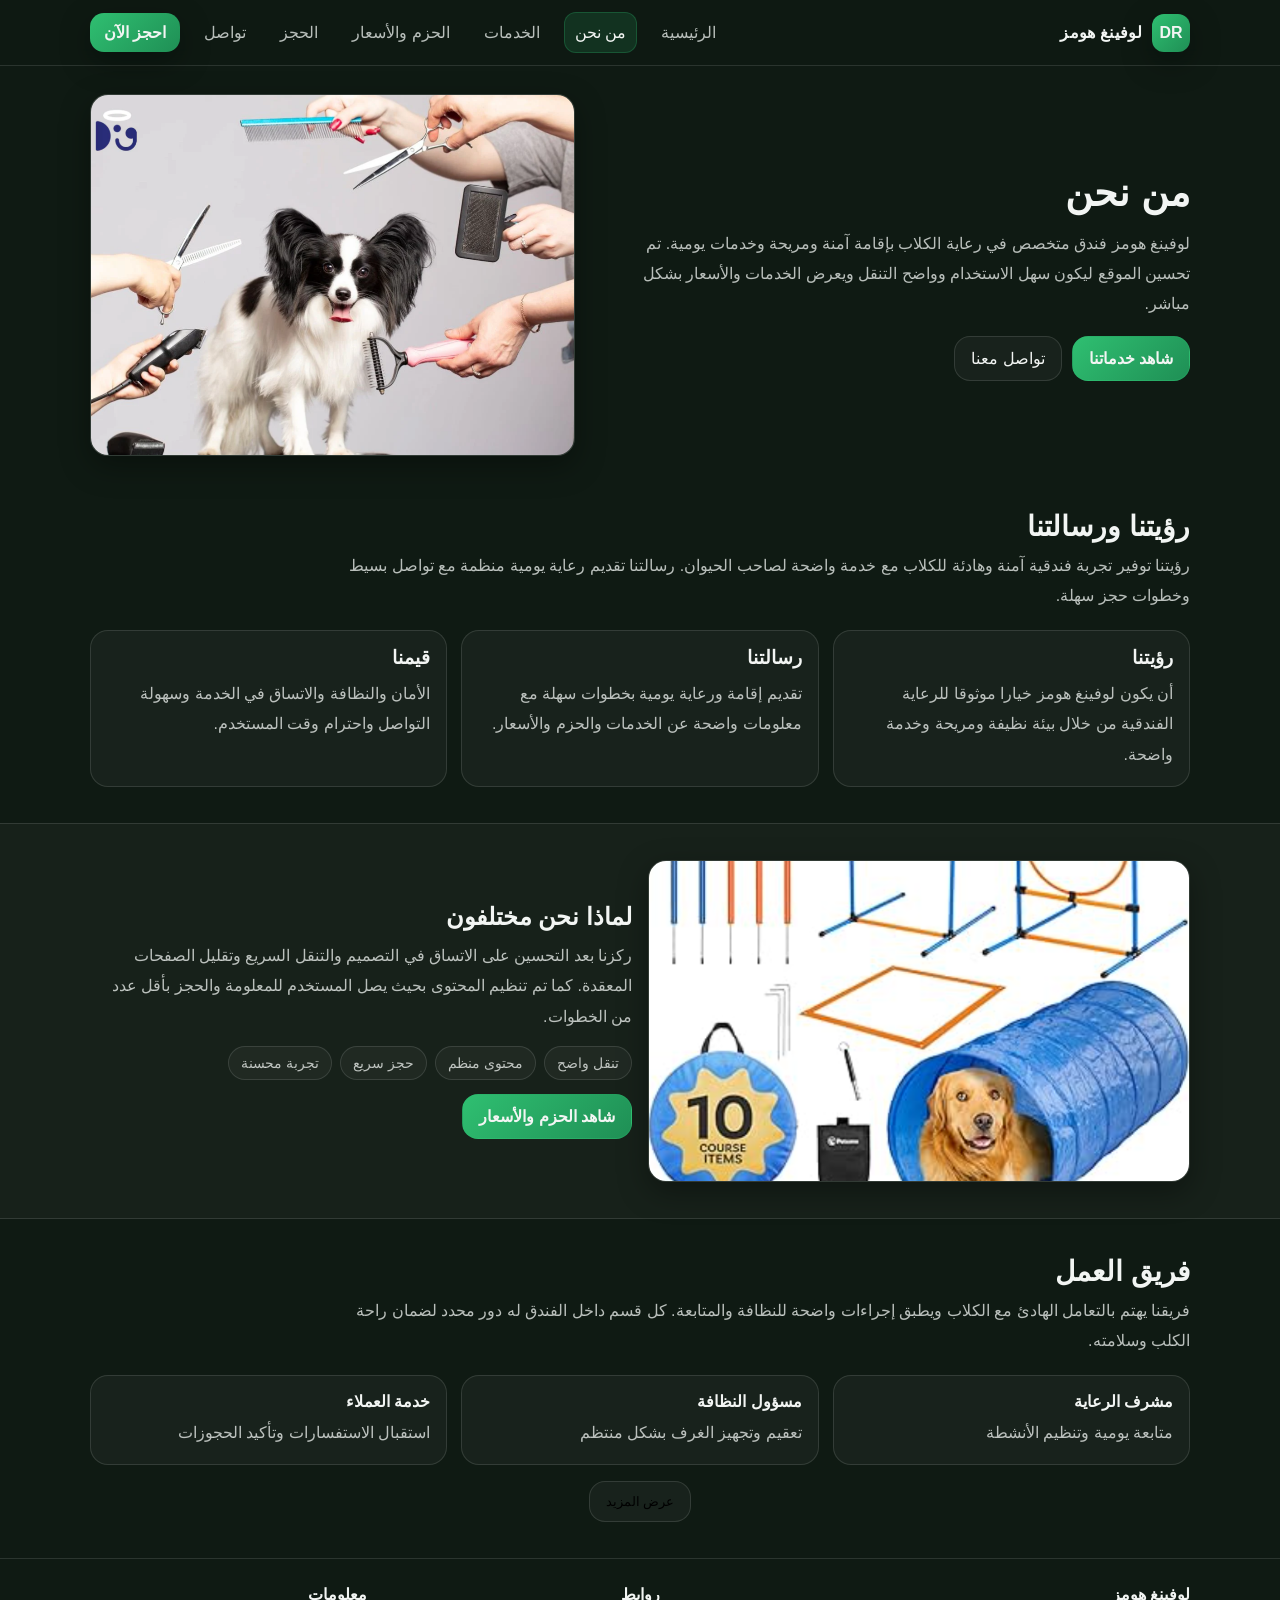
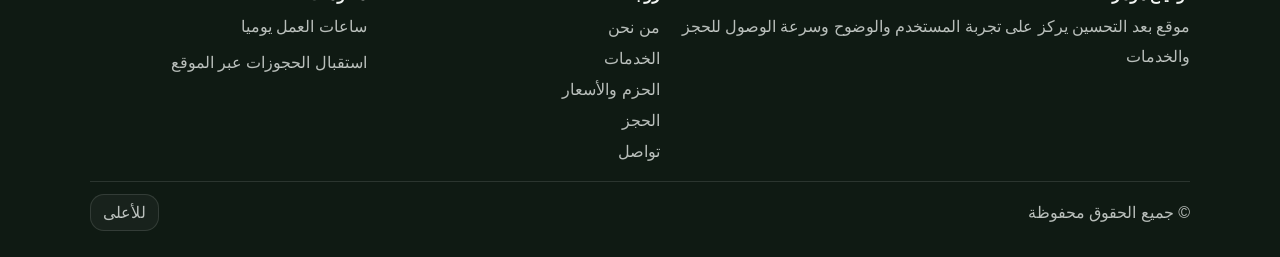
<file: About.html>
<!DOCTYPE html>
<html lang="ar" dir="rtl">
<head>
  <meta charset="UTF-8" />
  <meta name="viewport" content="width=device-width, initial-scale=1.0" />

  <title>لوفينغ هومز | من نحن</title>
  <meta name="description" content="تعرف على Dog Resort ورؤيتنا وخدماتنا ولماذا تم تحسين الموقع لتقديم تجربة استخدام أفضل." />
  <meta name="keywords" content="من نحن فندق كلاب Dog Resort رؤية رسالة فريق" />

  <link rel="stylesheet" href="Style.css" />
</head>

<body>
  <header class="site-header" id="top">
    <div class="container header-inner">
      <a class="brand" href="index.html" aria-label="الصفحة الرئيسية">
        <span class="brand-mark">DR</span>
        <span class="brand-text">لوفينغ هومز</span>
      </a>

      <button class="menu-btn" id="menuBtn" aria-label="فتح القائمة" aria-expanded="false">
        <span></span><span></span><span></span>
      </button>

      <nav class="nav" id="mainNav">
        <a href="index.html">الرئيسية</a>
        <a href="About.html" class="active">من نحن</a>
        <a href="Facilities.html">الخدمات</a>
        <a href="Packages.html">الحزم والأسعار</a>
        <a href="BooKings.html">الحجز</a>
        <a href="Contact.html">تواصل</a>
      </nav>

      <a class="header-cta" href="BooKings.html">احجز الآن</a>
    </div>
  </header>

  <main>
    <section class="page-hero">
      <div class="container page-hero-grid">
        <div class="page-hero-content">
          <h1>من نحن</h1>
          <p>
            لوفينغ هومز فندق متخصص في رعاية الكلاب بإقامة آمنة ومريحة وخدمات يومية.
            تم تحسين الموقع ليكون سهل الاستخدام وواضح التنقل ويعرض الخدمات والأسعار بشكل مباشر.
          </p>
          <div class="page-hero-actions">
            <a class="btn primary" href="Facilities.html">شاهد خدماتنا</a>
            <a class="btn ghost" href="Contact.html">تواصل معنا</a>
          </div>
        </div>

        <div class="page-hero-media" aria-label="صورة تعريفية">
          <img
            src="img/لقطة%20شاشة%202026-03-04%20020510.png"
            alt="صورة تعبر عن فريق Dog Resort"
            loading="lazy"
          />
        </div>
      </div>
    </section>

    <section class="section">
      <div class="container">
        <div class="section-head">
          <h2>رؤيتنا ورسالتنا</h2>
          <p>
            رؤيتنا توفير تجربة فندقية آمنة وهادئة للكلاب مع خدمة واضحة لصاحب الحيوان.
            رسالتنا تقديم رعاية يومية منظمة مع تواصل بسيط وخطوات حجز سهلة.
          </p>
        </div>

        <div class="grid-3">
          <article class="feature">
            <h3>رؤيتنا</h3>
            <p>
              أن يكون لوفينغ هومز خيارا موثوقا للرعاية الفندقية من خلال بيئة نظيفة ومريحة وخدمة واضحة.
            </p>
          </article>

          <article class="feature">
            <h3>رسالتنا</h3>
            <p>
              تقديم إقامة ورعاية يومية بخطوات سهلة مع معلومات واضحة عن الخدمات والحزم والأسعار.
            </p>
          </article>

          <article class="feature">
            <h3>قيمنا</h3>
            <p>
              الأمان والنظافة والاتساق في الخدمة وسهولة التواصل واحترام وقت المستخدم.
            </p>
          </article>
        </div>
      </div>
    </section>

    <section class="section alt">
      <div class="container split">
        <div class="split-media">
          <img
            src="img/لقطة%20شاشة%202026-03-04%20020528.png"
            alt="صورة توضح بيئة الفندق"
            loading="lazy"
          />
        </div>

        <div class="split-content">
          <h2>لماذا نحن مختلفون</h2>
          <p>
            ركزنا بعد التحسين على الاتساق في التصميم والتنقل السريع وتقليل الصفحات المعقدة.
            كما تم تنظيم المحتوى بحيث يصل المستخدم للمعلومة والحجز بأقل عدد من الخطوات.
          </p>

          <div class="about-badges">
            <span class="badge">تنقل واضح</span>
            <span class="badge">محتوى منظم</span>
            <span class="badge">حجز سريع</span>
            <span class="badge">تجربة محسنة</span>
          </div>

          <a class="btn primary" href="Packages.html">شاهد الحزم والأسعار</a>
        </div>
      </div>
    </section>

    <section class="section">
      <div class="container">
        <div class="section-head">
          <h2>فريق العمل</h2>
          <p>
            فريقنا يهتم بالتعامل الهادئ مع الكلاب ويطبق إجراءات واضحة للنظافة والمتابعة.
            كل قسم داخل الفندق له دور محدد لضمان راحة الكلب وسلامته.
          </p>
        </div>

        <div class="team-grid">
          <div class="team-card">
            <div class="team-name">مشرف الرعاية</div>
            <div class="team-role">متابعة يومية وتنظيم الأنشطة</div>
          </div>

          <div class="team-card">
            <div class="team-name">مسؤول النظافة</div>
            <div class="team-role">تعقيم وتجهيز الغرف بشكل منتظم</div>
          </div>

          <div class="team-card">
            <div class="team-name">خدمة العملاء</div>
            <div class="team-role">استقبال الاستفسارات وتأكيد الحجوزات</div>
          </div>
        </div>

        <div class="center">
          <button class="btn ghost" id="showMoreBtn" type="button">عرض المزيد</button>
        </div>

        <div class="about-more" id="aboutMore">
          <div class="feature">
            <h3>طريقة المتابعة</h3>
            <p>
              يتم تحديث صاحب الكلب حسب الحزمة من خلال صور ومعلومات عن الحالة العامة والأنشطة اليومية.
            </p>
          </div>

          <div class="feature">
            <h3>بيئة الإقامة</h3>
            <p>
              غرف مخصصة ومساحات لعب وتوزيع منظم للمحتوى والصور حتى لا تكون الصفحات مزدحمة وبطيئة.
            </p>
          </div>
        </div>
      </div>
    </section>
  </main>

  <footer class="site-footer">
    <div class="container footer-grid">
      <div class="footer-col">
        <div class="footer-brand">لوفينغ هومز</div>
        <p>
          موقع بعد التحسين يركز على تجربة المستخدم والوضوح وسرعة الوصول للحجز والخدمات
        </p>
      </div>

      <div class="footer-col">
        <div class="footer-title">روابط</div>
        <a href="About.html">من نحن</a>
        <a href="Facilities.html">الخدمات</a>
        <a href="Packages.html">الحزم والأسعار</a>
        <a href="BooKings.html">الحجز</a>
        <a href="Contact.html">تواصل</a>
      </div>

      <div class="footer-col">
        <div class="footer-title">معلومات</div>
        <p>ساعات العمل يوميا</p>
        <p>استقبال الحجوزات عبر الموقع</p>
      </div>
    </div>

    <div class="container footer-bottom">
      <span>© جميع الحقوق محفوظة</span>
      <a href="#top" class="to-top">للأعلى</a>
    </div>
  </footer>

  <script src="About.js"></script>
</body>
</html>
</file>
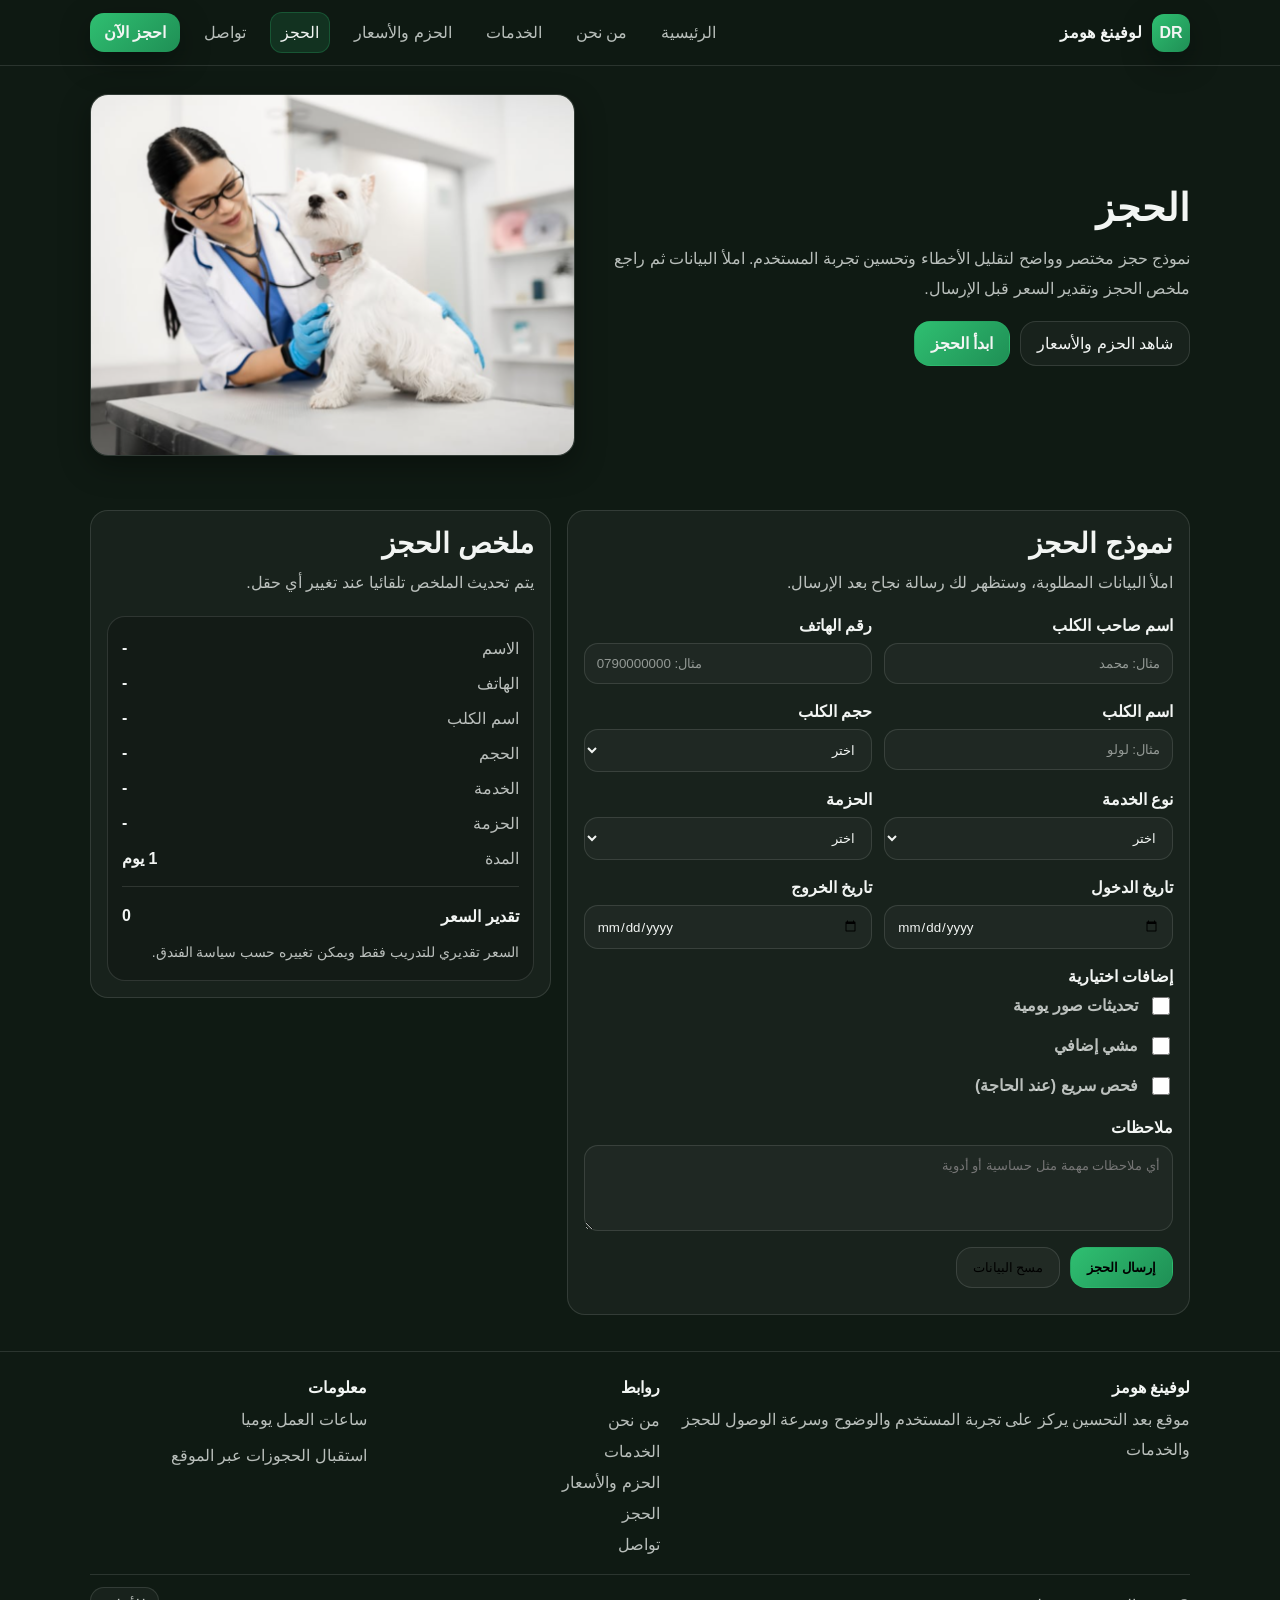
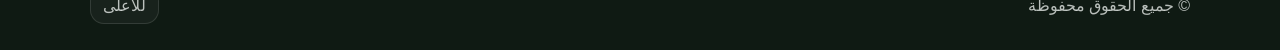
<file: BooKings.html>
<!DOCTYPE html>
<html lang="ar" dir="rtl">
<head>
  <meta charset="UTF-8" />
  <meta name="viewport" content="width=device-width, initial-scale=1.0" />

  <title>لوفينغ هومز | الحجز</title>
  <meta name="description" content="احجز إقامة كلبك بسهولة عبر نموذج واضح وخطوات قصيرة مع ملخص للحجز وتقدير السعر." />
  <meta name="keywords" content="حجز فندق كلاب رعاية يومية إقامة حزم أسعار" />

  <link rel="stylesheet" href="Style.css" />
</head>

<body>
  <header class="site-header" id="top">
    <div class="container header-inner">
      <a class="brand" href="index.html" aria-label="الصفحة الرئيسية">
        <span class="brand-mark">DR</span>
        <span class="brand-text">لوفينغ هومز</span>
      </a>

      <button class="menu-btn" id="menuBtn" aria-label="فتح القائمة" aria-expanded="false">
        <span></span><span></span><span></span>
      </button>

      <nav class="nav" id="mainNav">
        <a href="index.html">الرئيسية</a>
        <a href="About.html">من نحن</a>
        <a href="Facilities.html">الخدمات</a>
        <a href="Packages.html">الحزم والأسعار</a>
        <a href="BooKings.html" class="active">الحجز</a>
        <a href="Contact.html">تواصل</a>
      </nav>

      <a class="header-cta" href="BooKings.html">احجز الآن</a>
    </div>
  </header>

  <main>
    <section class="page-hero">
      <div class="container page-hero-grid">
        <div class="page-hero-content">
          <h1>الحجز</h1>
          <p>
            نموذج حجز مختصر وواضح لتقليل الأخطاء وتحسين تجربة المستخدم.
            املأ البيانات ثم راجع ملخص الحجز وتقدير السعر قبل الإرسال.
          </p>

          <div class="page-hero-actions">
            <a class="btn ghost" href="Packages.html">شاهد الحزم والأسعار</a>
            <a class="btn primary" href="#bookingForm">ابدأ الحجز</a>
          </div>
        </div>

        <div class="page-hero-media" aria-label="صورة صفحة الحجز">
          <img
            src="img/لقطة%20شاشة%202026-03-04%20020557.png"
            alt="صورة توضيحية لصفحة الحجز"
            loading="lazy"
          />
        </div>
      </div>
    </section>

    <section class="section">
      <div class="container booking-grid" id="bookingForm">
        <div class="booking-card">
          <div class="section-head">
            <h2>نموذج الحجز</h2>
            <p>املأ البيانات المطلوبة، وستظهر لك رسالة نجاح بعد الإرسال.</p>
          </div>

          <form class="form" id="formBooking" novalidate>
            <div class="form-row">
              <div class="field">
                <label for="ownerName">اسم صاحب الكلب</label>
                <input type="text" id="ownerName" placeholder="مثال: محمد" />
                <div class="error" id="errOwnerName"></div>
              </div>

              <div class="field">
                <label for="phone">رقم الهاتف</label>
                <input type="tel" id="phone" placeholder="مثال: 0790000000" />
                <div class="error" id="errPhone"></div>
              </div>
            </div>

            <div class="form-row">
              <div class="field">
                <label for="dogName">اسم الكلب</label>
                <input type="text" id="dogName" placeholder="مثال: لولو" />
                <div class="error" id="errDogName"></div>
              </div>

              <div class="field">
                <label for="dogSize">حجم الكلب</label>
                <select id="dogSize">
                  <option value="">اختر</option>
                  <option value="small">صغير</option>
                  <option value="medium">متوسط</option>
                  <option value="large">كبير</option>
                </select>
                <div class="error" id="errDogSize"></div>
              </div>
            </div>

            <div class="form-row">
              <div class="field">
                <label for="service">نوع الخدمة</label>
                <select id="service">
                  <option value="">اختر</option>
                  <option value="boarding">إقامة فندقية</option>
                  <option value="daycare">رعاية نهارية</option>
                  <option value="grooming">تنظيف وتجميل</option>
                </select>
                <div class="error" id="errService"></div>
              </div>

              <div class="field">
                <label for="package">الحزمة</label>
                <select id="package">
                  <option value="">اختر</option>
                  <option value="basic">Basic</option>
                  <option value="premium">Premium</option>
                  <option value="vip">VIP</option>
                </select>
                <div class="error" id="errPackage"></div>
              </div>
            </div>

            <div class="form-row">
              <div class="field">
                <label for="checkIn">تاريخ الدخول</label>
                <input type="date" id="checkIn" />
                <div class="error" id="errCheckIn"></div>
              </div>

              <div class="field">
                <label for="checkOut">تاريخ الخروج</label>
                <input type="date" id="checkOut" />
                <div class="error" id="errCheckOut"></div>
              </div>
            </div>

            <div class="field">
              <label>إضافات اختيارية</label>
              <div class="checks">
                <label class="check">
                  <input type="checkbox" id="addonPhotos" />
                  <span>تحديثات صور يومية</span>
                </label>
                <label class="check">
                  <input type="checkbox" id="addonWalk" />
                  <span>مشي إضافي</span>
                </label>
                <label class="check">
                  <input type="checkbox" id="addonVet" />
                  <span>فحص سريع (عند الحاجة)</span>
                </label>
              </div>
            </div>

            <div class="field">
              <label for="notes">ملاحظات</label>
              <textarea id="notes" rows="4" placeholder="أي ملاحظات مهمة مثل حساسية أو أدوية"></textarea>
            </div>

            <div class="form-actions">
              <button class="btn primary" type="submit">إرسال الحجز</button>
              <button class="btn ghost" type="button" id="resetBtn">مسح البيانات</button>
            </div>

            <div class="success" id="successMsg"></div>
          </form>
        </div>

        <aside class="booking-card booking-summary">
          <div class="section-head">
            <h2>ملخص الحجز</h2>
            <p>يتم تحديث الملخص تلقائيا عند تغيير أي حقل.</p>
          </div>

          <div class="summary-box">
            <div class="summary-row">
              <span>الاسم</span>
              <span id="sumOwner">-</span>
            </div>
            <div class="summary-row">
              <span>الهاتف</span>
              <span id="sumPhone">-</span>
            </div>
            <div class="summary-row">
              <span>اسم الكلب</span>
              <span id="sumDog">-</span>
            </div>
            <div class="summary-row">
              <span>الحجم</span>
              <span id="sumSize">-</span>
            </div>
            <div class="summary-row">
              <span>الخدمة</span>
              <span id="sumService">-</span>
            </div>
            <div class="summary-row">
              <span>الحزمة</span>
              <span id="sumPackage">-</span>
            </div>
            <div class="summary-row">
              <span>المدة</span>
              <span id="sumDays">-</span>
            </div>

            <div class="summary-divider"></div>

            <div class="summary-total">
              <span>تقدير السعر</span>
              <span id="sumPrice">0</span>
            </div>

            <div class="summary-note">
              السعر تقديري للتدريب فقط ويمكن تغييره حسب سياسة الفندق.
            </div>
          </div>
        </aside>
      </div>
    </section>
  </main>

  <footer class="site-footer">
    <div class="container footer-grid">
      <div class="footer-col">
        <div class="footer-brand">لوفينغ هومز</div>
        <p>
          موقع بعد التحسين يركز على تجربة المستخدم والوضوح وسرعة الوصول للحجز والخدمات
        </p>
      </div>

      <div class="footer-col">
        <div class="footer-title">روابط</div>
        <a href="About.html">من نحن</a>
        <a href="Facilities.html">الخدمات</a>
        <a href="Packages.html">الحزم والأسعار</a>
        <a href="BooKings.html">الحجز</a>
        <a href="Contact.html">تواصل</a>
      </div>

      <div class="footer-col">
        <div class="footer-title">معلومات</div>
        <p>ساعات العمل يوميا</p>
        <p>استقبال الحجوزات عبر الموقع</p>
      </div>
    </div>

    <div class="container footer-bottom">
      <span>© جميع الحقوق محفوظة</span>
      <a href="#top" class="to-top">للأعلى</a>
    </div>
  </footer>

  <script src="BooKings.js"></script>
</body>
</html>
</file>
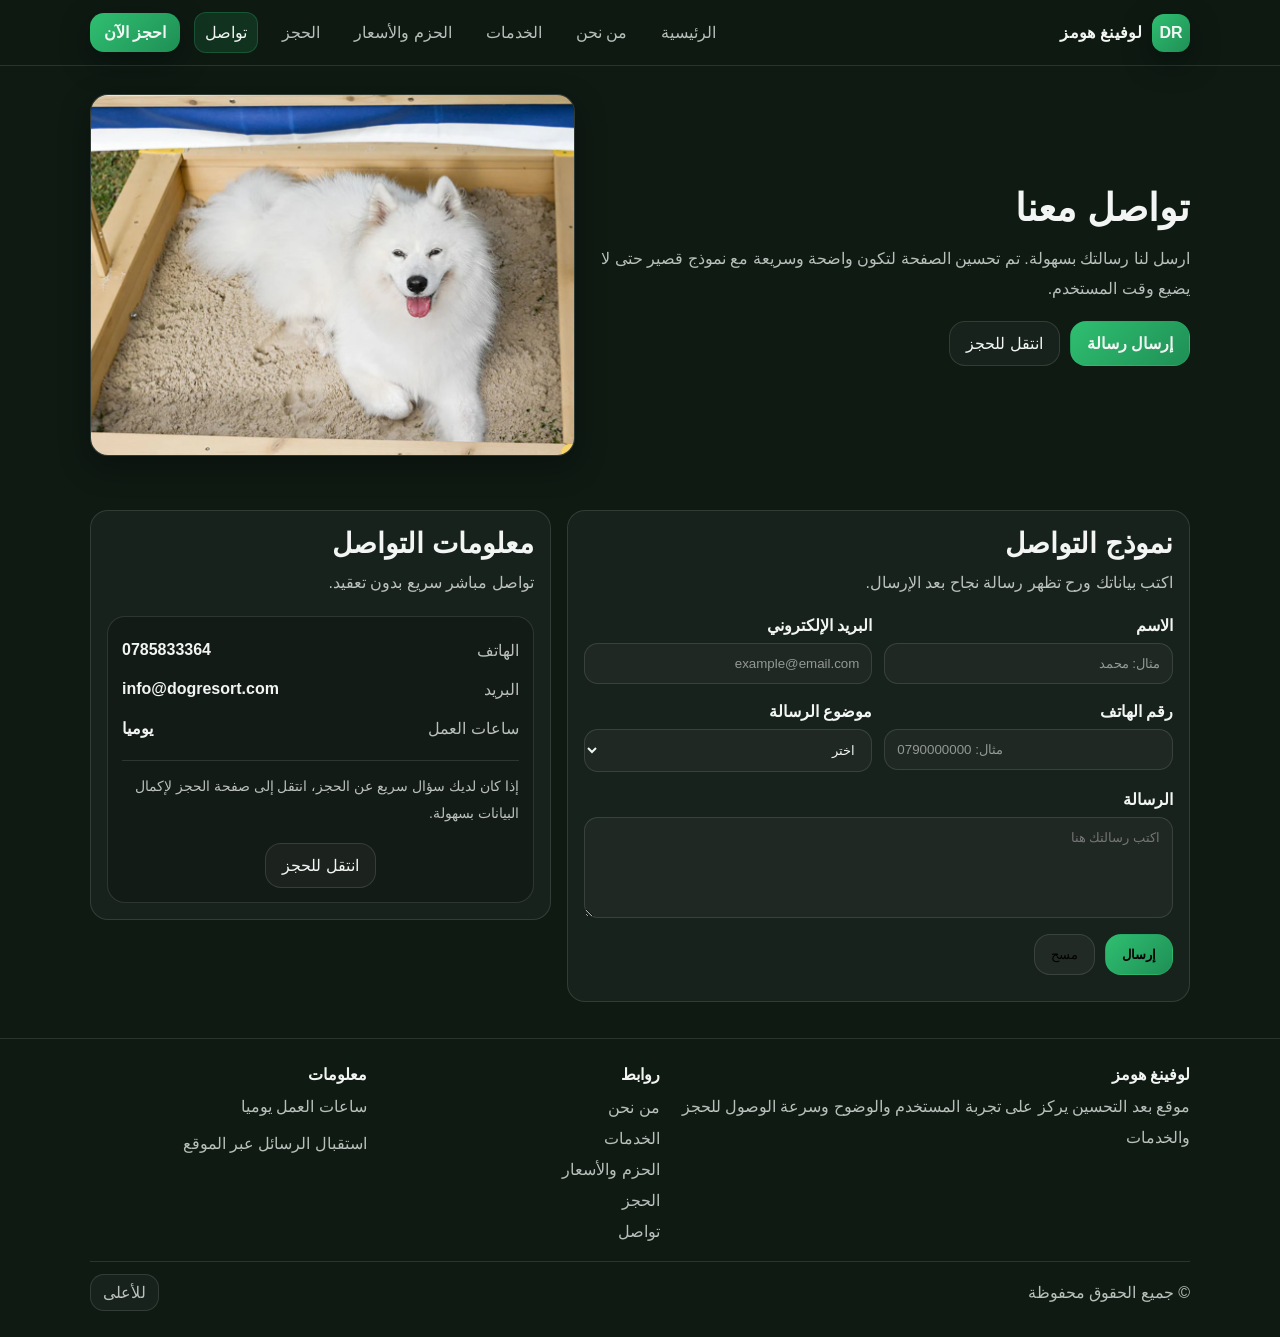
<file: Contact.html>
<!DOCTYPE html>
<html lang="ar" dir="rtl">
<head>
  <meta charset="UTF-8" />
  <meta name="viewport" content="width=device-width, initial-scale=1.0" />

  <title>لوفينغ هومز | تواصل معنا</title>
  <meta name="description" content="تواصل معنا عبر نموذج واضح وسريع أو عبر معلومات التواصل المباشرة." />
  <meta name="keywords" content="تواصل فندق كلاب رسائل نموذج" />

  <link rel="stylesheet" href="Style.css" />
</head>

<body>
  <header class="site-header" id="top">
    <div class="container header-inner">
      <a class="brand" href="index.html" aria-label="الصفحة الرئيسية">
        <span class="brand-mark">DR</span>
        <span class="brand-text">لوفينغ هومز</span>
      </a>

      <button class="menu-btn" id="menuBtn" aria-label="فتح القائمة" aria-expanded="false">
        <span></span><span></span><span></span>
      </button>

      <nav class="nav" id="mainNav">
        <a href="index.html">الرئيسية</a>
        <a href="About.html">من نحن</a>
        <a href="Facilities.html">الخدمات</a>
        <a href="Packages.html">الحزم والأسعار</a>
        <a href="BooKings.html">الحجز</a>
        <a href="Contact.html" class="active">تواصل</a>
      </nav>

      <a class="header-cta" href="BooKings.html">احجز الآن</a>
    </div>
  </header>

  <main>
    <section class="page-hero">
      <div class="container page-hero-grid">
        <div class="page-hero-content">
          <h1>تواصل معنا</h1>
          <p>
            ارسل لنا رسالتك بسهولة. تم تحسين الصفحة لتكون واضحة وسريعة
            مع نموذج قصير حتى لا يضيع وقت المستخدم.
          </p>

          <div class="page-hero-actions">
            <a class="btn primary" href="#contactForm">إرسال رسالة</a>
            <a class="btn ghost" href="BooKings.html">انتقل للحجز</a>
          </div>
        </div>

        <div class="page-hero-media" aria-label="صورة صفحة التواصل">
          <img
            src="img/لقطة%20شاشة%202026-03-04%20021905.png"
            alt="صورة توضيحية لصفحة التواصل"
            loading="lazy"
          />
        </div>
      </div>
    </section>

    <section class="section">
      <div class="container contact-grid" id="contactForm">

        <div class="contact-card">
          <div class="section-head">
            <h2>نموذج التواصل</h2>
            <p>اكتب بياناتك ورح تظهر رسالة نجاح بعد الإرسال.</p>
          </div>

          <form class="form" id="formContact" novalidate>
            <div class="form-row">
              <div class="field">
                <label for="fullName">الاسم</label>
                <input type="text" id="fullName" placeholder="مثال: محمد" />
                <div class="error" id="errFullName"></div>
              </div>

              <div class="field">
                <label for="email">البريد الإلكتروني</label>
                <input type="email" id="email" placeholder="example@email.com" />
                <div class="error" id="errEmail"></div>
              </div>
            </div>

            <div class="form-row">
              <div class="field">
                <label for="phone">رقم الهاتف</label>
                <input type="tel" id="phone" placeholder="مثال: 0790000000" />
                <div class="error" id="errPhone"></div>
              </div>

              <div class="field">
                <label for="topic">موضوع الرسالة</label>
                <select id="topic">
                  <option value="">اختر</option>
                  <option value="booking">استفسار عن الحجز</option>
                  <option value="prices">استفسار عن الأسعار</option>
                  <option value="services">استفسار عن الخدمات</option>
                  <option value="other">موضوع آخر</option>
                </select>
                <div class="error" id="errTopic"></div>
              </div>
            </div>

            <div class="field">
              <label for="message">الرسالة</label>
              <textarea id="message" rows="5" placeholder="اكتب رسالتك هنا"></textarea>
              <div class="error" id="errMessage"></div>
            </div>

            <div class="form-actions">
              <button class="btn primary" type="submit">إرسال</button>
              <button class="btn ghost" type="button" id="resetContactBtn">مسح</button>
            </div>

            <div class="success" id="successContactMsg"></div>
          </form>
        </div>

        <aside class="contact-card">
          <div class="section-head">
            <h2>معلومات التواصل</h2>
            <p>تواصل مباشر سريع بدون تعقيد.</p>
          </div>

          <div class="info-box">
            <div class="info-row">
              <span>الهاتف</span>
              <span>0785833364</span>
            </div>
            <div class="info-row">
              <span>البريد</span>
              <span>info@dogresort.com</span>
            </div>
            <div class="info-row">
              <span>ساعات العمل</span>
              <span>يوميا</span>
            </div>

            <div class="info-divider"></div>

            <div class="info-note">
              إذا كان لديك سؤال سريع عن الحجز، انتقل إلى صفحة الحجز لإكمال البيانات بسهولة.
            </div>

            <div class="center">
              <a class="btn ghost" href="BooKings.html">انتقل للحجز</a>
            </div>
          </div>
        </aside>

      </div>
    </section>
  </main>

  <footer class="site-footer">
    <div class="container footer-grid">
      <div class="footer-col">
        <div class="footer-brand">لوفينغ هومز</div>
        <p>
          موقع بعد التحسين يركز على تجربة المستخدم والوضوح وسرعة الوصول للحجز والخدمات
        </p>
      </div>

      <div class="footer-col">
        <div class="footer-title">روابط</div>
        <a href="About.html">من نحن</a>
        <a href="Facilities.html">الخدمات</a>
        <a href="Packages.html">الحزم والأسعار</a>
        <a href="BooKings.html">الحجز</a>
        <a href="Contact.html">تواصل</a>
      </div>

      <div class="footer-col">
        <div class="footer-title">معلومات</div>
        <p>ساعات العمل يوميا</p>
        <p>استقبال الرسائل عبر الموقع</p>
      </div>
    </div>

    <div class="container footer-bottom">
      <span>© جميع الحقوق محفوظة</span>
      <a href="#top" class="to-top">للأعلى</a>
    </div>
  </footer>

  <script src="Contact.js"></script>
</body>
</html>
</file>
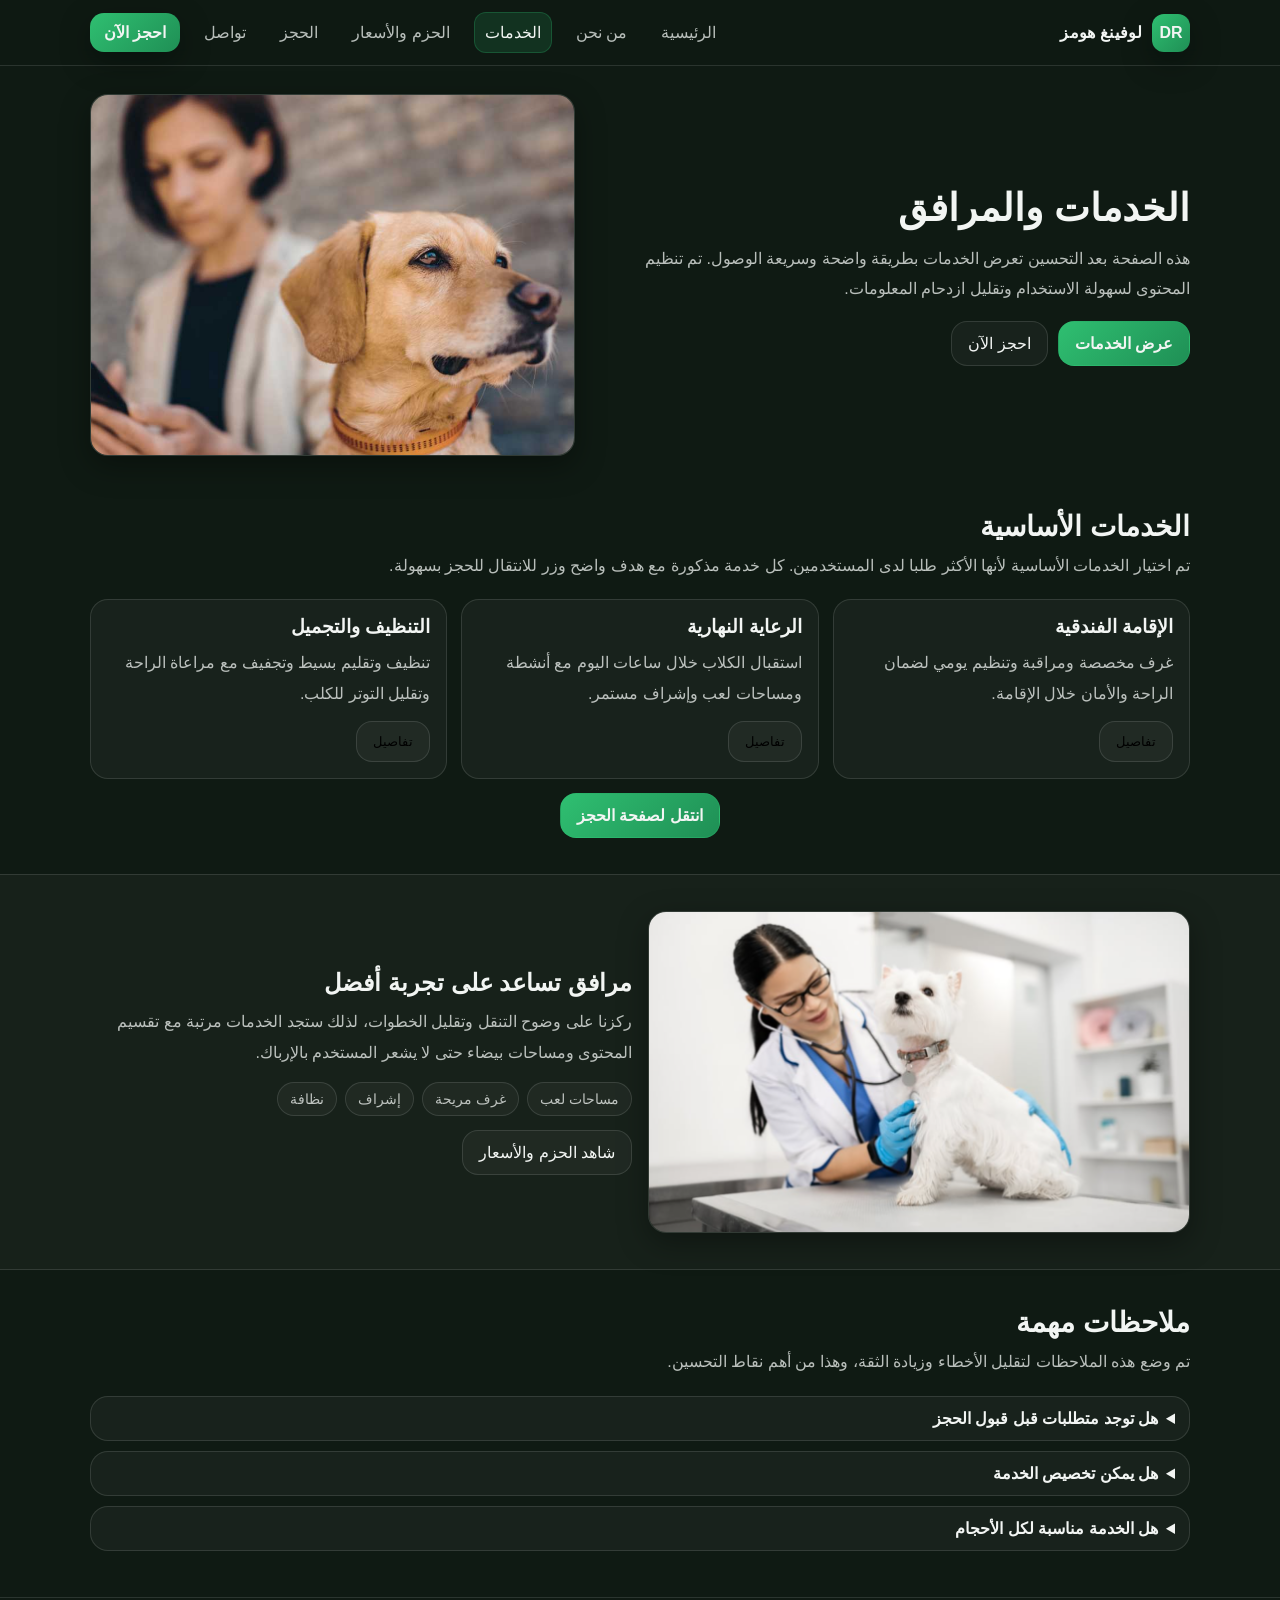
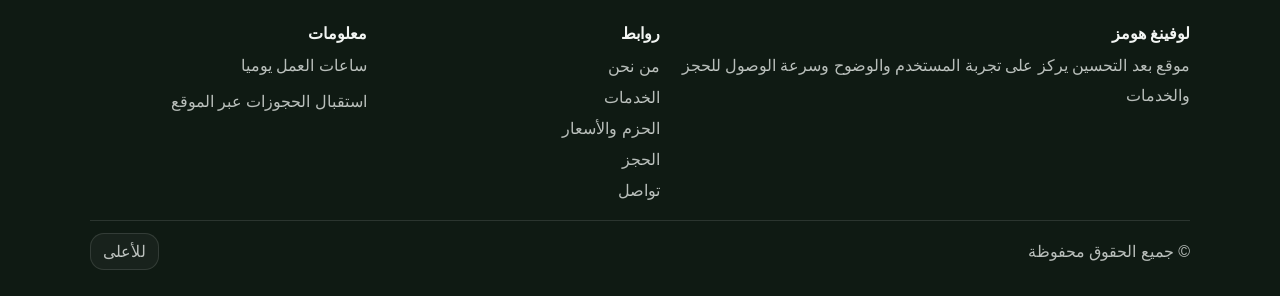
<file: Facilities.html>
<!DOCTYPE html>
<html lang="ar" dir="rtl">
<head>
  <meta charset="UTF-8" />
  <meta name="viewport" content="width=device-width, initial-scale=1.0" />

  <title>لوفينغ هومز | الخدمات والمرافق</title>
  <meta name="description" content="تعرف على خدمات ومرافق Dog Resort: إقامة فندقية، رعاية نهارية، تنظيف وتجميل، متابعة وصور، ومساحات لعب آمنة." />
  <meta name="keywords" content="خدمات فندق كلاب مرافق إقامة رعاية نهارية تنظيف" />

  <link rel="stylesheet" href="Style.css" />
</head>

<body>
  <header class="site-header" id="top">
    <div class="container header-inner">
      <a class="brand" href="index.html" aria-label="الصفحة الرئيسية">
        <span class="brand-mark">DR</span>
        <span class="brand-text">لوفينغ هومز</span>
      </a>

      <button class="menu-btn" id="menuBtn" aria-label="فتح القائمة" aria-expanded="false">
        <span></span><span></span><span></span>
      </button>

      <nav class="nav" id="mainNav">
        <a href="index.html">الرئيسية</a>
        <a href="About.html">من نحن</a>
        <a href="Facilities.html" class="active">الخدمات</a>
        <a href="Packages.html">الحزم والأسعار</a>
        <a href="BooKings.html">الحجز</a>
        <a href="Contact.html">تواصل</a>
      </nav>

      <a class="header-cta" href="BooKings.html">احجز الآن</a>
    </div>
  </header>

  <main>
    <section class="page-hero">
      <div class="container page-hero-grid">
        <div class="page-hero-content">
          <h1>الخدمات والمرافق</h1>
          <p>
            هذه الصفحة بعد التحسين تعرض الخدمات بطريقة واضحة وسريعة الوصول.
            تم تنظيم المحتوى لسهولة الاستخدام وتقليل ازدحام المعلومات.
          </p>

          <div class="page-hero-actions">
            <a class="btn primary" href="#services">عرض الخدمات</a>
            <a class="btn ghost" href="BooKings.html">احجز الآن</a>
          </div>
        </div>

        <div class="page-hero-media" aria-label="صورة الخدمات">
          <img
            src="img/لقطة%20شاشة%202026-03-04%20021828.png"
            alt="صورة تعبر عن مرافق الفندق"
            loading="lazy"
          />
        </div>
      </div>
    </section>

    <section class="section" id="services">
      <div class="container">
        <div class="section-head">
          <h2>الخدمات الأساسية</h2>
          <p>
            تم اختيار الخدمات الأساسية لأنها الأكثر طلبا لدى المستخدمين.
            كل خدمة مذكورة مع هدف واضح وزر للانتقال للحجز بسهولة.
          </p>
        </div>

        <div class="grid-3">
          <article class="facility-card">
            <h3>الإقامة الفندقية</h3>
            <p>
              غرف مخصصة ومراقبة وتنظيم يومي لضمان الراحة والأمان خلال الإقامة.
            </p>
            <button class="btn ghost facility-btn" type="button" data-title="الإقامة الفندقية" data-desc="إقامة آمنة مع متابعة يومية وتنظيم للروتين والراحة حسب الحزمة.">
              تفاصيل
            </button>
          </article>

          <article class="facility-card">
            <h3>الرعاية النهارية</h3>
            <p>
              استقبال الكلاب خلال ساعات اليوم مع أنشطة ومساحات لعب وإشراف مستمر.
            </p>
            <button class="btn ghost facility-btn" type="button" data-title="الرعاية النهارية" data-desc="مناسبة لأصحاب العمل: لعب وإشراف ومراقبة مع وقت راحة وطعام حسب الحاجة.">
              تفاصيل
            </button>
          </article>

          <article class="facility-card">
            <h3>التنظيف والتجميل</h3>
            <p>
              تنظيف وتقليم بسيط وتجفيف مع مراعاة الراحة وتقليل التوتر للكلب.
            </p>
            <button class="btn ghost facility-btn" type="button" data-title="التنظيف والتجميل" data-desc="خدمة تنظيف وتجميل تساعد على النظافة وتزيد راحة الكلب قبل أو بعد الإقامة.">
              تفاصيل
            </button>
          </article>
        </div>

        <div class="center" style="margin-top:14px;">
          <a class="btn primary" href="BooKings.html">انتقل لصفحة الحجز</a>
        </div>
      </div>
    </section>

    <section class="section alt">
      <div class="container split">
        <div class="split-media">
          <img
            src="img/لقطة%20شاشة%202026-03-04%20020557.png"
            alt="صورة توضح ترتيب الأقسام"
            loading="lazy"
          />
        </div>

        <div class="split-content">
          <h2>مرافق تساعد على تجربة أفضل</h2>
          <p>
            ركزنا على وضوح التنقل وتقليل الخطوات، لذلك ستجد الخدمات مرتبة
            مع تقسيم المحتوى ومساحات بيضاء حتى لا يشعر المستخدم بالإرباك.
          </p>

          <div class="facility-tags">
            <span class="badge">مساحات لعب</span>
            <span class="badge">غرف مريحة</span>
            <span class="badge">إشراف</span>
            <span class="badge">نظافة</span>
          </div>

          <a class="btn ghost" href="Packages.html">شاهد الحزم والأسعار</a>
        </div>
      </div>
    </section>

    <section class="section">
      <div class="container">
        <div class="section-head">
          <h2>ملاحظات مهمة</h2>
          <p>
            تم وضع هذه الملاحظات لتقليل الأخطاء وزيادة الثقة، وهذا من أهم نقاط التحسين.
          </p>
        </div>

        <div class="faq">
          <details>
            <summary>هل توجد متطلبات قبل قبول الحجز</summary>
            <p>نعم يفضل وجود تطعيمات أساسية وحالة صحية مناسبة قبل الإقامة.</p>
          </details>
          <details>
            <summary>هل يمكن تخصيص الخدمة</summary>
            <p>نعم حسب الحزمة يمكن إضافة تحديثات أو نشاط إضافي أو ملاحظات خاصة.</p>
          </details>
          <details>
            <summary>هل الخدمة مناسبة لكل الأحجام</summary>
            <p>نعم لكن يتم تنظيم المساحات حسب الحجم لضمان راحة وأمان أكبر.</p>
          </details>
        </div>
      </div>
    </section>

    <div class="modal" id="facilityModal" aria-hidden="true">
      <div class="modal-backdrop" id="modalBackdrop"></div>
      <div class="modal-card" role="dialog" aria-modal="true" aria-label="تفاصيل الخدمة">
        <div class="modal-head">
          <div class="modal-title" id="modalTitle">تفاصيل</div>
          <button class="modal-close" id="modalClose" type="button">إغلاق</button>
        </div>
        <div class="modal-body" id="modalBody"></div>
      </div>
    </div>

  </main>

  <footer class="site-footer">
    <div class="container footer-grid">
      <div class="footer-col">
        <div class="footer-brand">لوفينغ هومز</div>
        <p>
          موقع بعد التحسين يركز على تجربة المستخدم والوضوح وسرعة الوصول للحجز والخدمات
        </p>
      </div>

      <div class="footer-col">
        <div class="footer-title">روابط</div>
        <a href="About.html">من نحن</a>
        <a href="Facilities.html">الخدمات</a>
        <a href="Packages.html">الحزم والأسعار</a>
        <a href="BooKings.html">الحجز</a>
        <a href="Contact.html">تواصل</a>
      </div>

      <div class="footer-col">
        <div class="footer-title">معلومات</div>
        <p>ساعات العمل يوميا</p>
        <p>استقبال الحجوزات عبر الموقع</p>
      </div>
    </div>

    <div class="container footer-bottom">
      <span>© جميع الحقوق محفوظة</span>
      <a href="#top" class="to-top">للأعلى</a>
    </div>
  </footer>

  <script src="Facilities.js"></script>
</body>
</html>
</file>
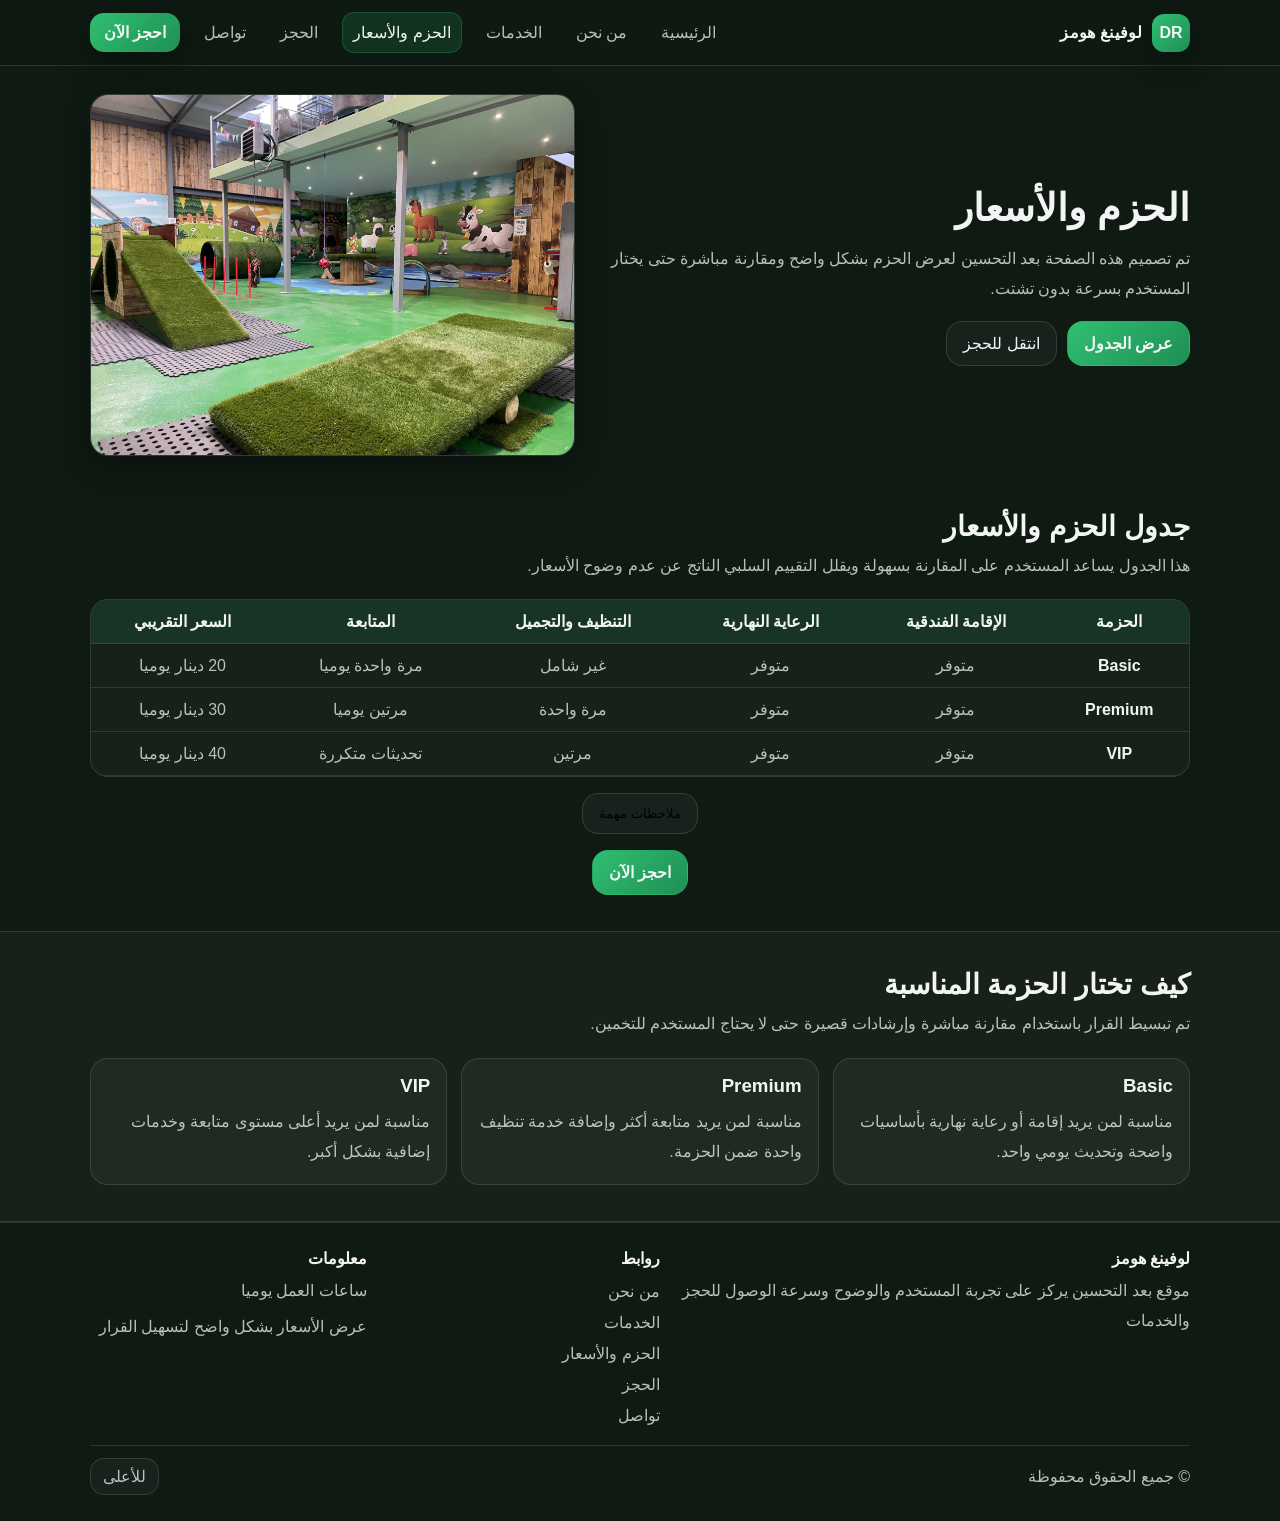
<file: Packages.html>
<!DOCTYPE html>
<html lang="ar" dir="rtl">
<head>
  <meta charset="UTF-8" />
  <meta name="viewport" content="width=device-width, initial-scale=1.0" />

  <title>Dog Resort | الحزم والأسعار</title>
  <meta name="description" content="حزم وأسعار واضحة لفندق الكلاب مع مقارنة سريعة بين الخيارات لتسهيل القرار." />
  <meta name="keywords" content="حزم أسعار فندق كلاب إقامة رعاية نهارية" />

  <link rel="stylesheet" href="Style.css" />
</head>

<body>
  <header class="site-header" id="top">
    <div class="container header-inner">
      <a class="brand" href="index.html" aria-label="الصفحة الرئيسية">
        <span class="brand-mark">DR</span>
        <span class="brand-text">لوفينغ هومز</span>
      </a>

      <button class="menu-btn" id="menuBtn" aria-label="فتح القائمة" aria-expanded="false">
        <span></span><span></span><span></span>
      </button>

      <nav class="nav" id="mainNav">
        <a href="index.html">الرئيسية</a>
        <a href="About.html">من نحن</a>
        <a href="Facilities.html">الخدمات</a>
        <a href="Packages.html" class="active">الحزم والأسعار</a>
        <a href="BooKings.html">الحجز</a>
        <a href="Contact.html">تواصل</a>
      </nav>

      <a class="header-cta" href="BooKings.html">احجز الآن</a>
    </div>
  </header>

  <main>
    <section class="page-hero">
      <div class="container page-hero-grid">
        <div class="page-hero-content">
          <h1>الحزم والأسعار</h1>
          <p>
            تم تصميم هذه الصفحة بعد التحسين لعرض الحزم بشكل واضح ومقارنة مباشرة
            حتى يختار المستخدم بسرعة بدون تشتت.
          </p>

          <div class="page-hero-actions">
            <a class="btn primary" href="#priceTable">عرض الجدول</a>
            <a class="btn ghost" href="BooKings.html">انتقل للحجز</a>
          </div>
        </div>

        <div class="page-hero-media" aria-label="صورة صفحة الحزم">
          <img
            src="img/لقطة%20شاشة%202026-03-04%20020424.png"
            alt="صورة توضيحية للحزم والأسعار"
            loading="lazy"
          />
        </div>
      </div>
    </section>

    <section class="section" id="priceTable">
      <div class="container">
        <div class="section-head">
          <h2>جدول الحزم والأسعار</h2>
          <p>
            هذا الجدول يساعد المستخدم على المقارنة بسهولة ويقلل التقييم السلبي الناتج عن عدم وضوح الأسعار.
          </p>
        </div>

        <div class="table-wrap">
          <table class="price-table">
            <thead>
              <tr>
                <th>الحزمة</th>
                <th>الإقامة الفندقية</th>
                <th>الرعاية النهارية</th>
                <th>التنظيف والتجميل</th>
                <th>المتابعة</th>
                <th>السعر التقريبي</th>
              </tr>
            </thead>

            <tbody>
              <tr>
                <td>Basic</td>
                <td>متوفر</td>
                <td>متوفر</td>
                <td>غير شامل</td>
                <td>مرة واحدة يوميا</td>
                <td>20 دينار يوميا</td>
              </tr>

              <tr>
                <td>Premium</td>
                <td>متوفر</td>
                <td>متوفر</td>
                <td>مرة واحدة</td>
                <td>مرتين يوميا</td>
                <td>30 دينار يوميا</td>
              </tr>

              <tr>
                <td>VIP</td>
                <td>متوفر</td>
                <td>متوفر</td>
                <td>مرتين</td>
                <td>تحديثات متكررة</td>
                <td>40 دينار يوميا</td>
              </tr>
            </tbody>
          </table>
        </div>

        <div class="center">
          <button class="btn ghost" id="toggleNoteBtn" type="button">ملاحظات مهمة</button>
        </div>

        <div class="packages-note" id="packagesNote">
          <div class="feature">
            <h3>ملاحظات</h3>
            <p>
              الأسعار تقديرية للتدريب فقط ويمكن أن تختلف حسب حجم الكلب وعدد الأيام والخدمات الإضافية.
              لطلب سعر أدق انتقل إلى صفحة الحجز وأدخل التفاصيل.
            </p>
          </div>
        </div>

        <div class="center">
          <a class="btn primary" href="BooKings.html">احجز الآن</a>
        </div>
      </div>
    </section>

    <section class="section alt">
      <div class="container">
        <div class="section-head">
          <h2>كيف تختار الحزمة المناسبة</h2>
          <p>
            تم تبسيط القرار باستخدام مقارنة مباشرة وإرشادات قصيرة حتى لا يحتاج المستخدم للتخمين.
          </p>
        </div>

        <div class="grid-3">
          <article class="feature">
            <h3>Basic</h3>
            <p>
              مناسبة لمن يريد إقامة أو رعاية نهارية بأساسيات واضحة وتحديث يومي واحد.
            </p>
          </article>

          <article class="feature">
            <h3>Premium</h3>
            <p>
              مناسبة لمن يريد متابعة أكثر وإضافة خدمة تنظيف واحدة ضمن الحزمة.
            </p>
          </article>

          <article class="feature">
            <h3>VIP</h3>
            <p>
              مناسبة لمن يريد أعلى مستوى متابعة وخدمات إضافية بشكل أكبر.
            </p>
          </article>
        </div>
      </div>
    </section>
  </main>

  <footer class="site-footer">
    <div class="container footer-grid">
      <div class="footer-col">
        <div class="footer-brand">لوفينغ هومز</div>
        <p>
          موقع بعد التحسين يركز على تجربة المستخدم والوضوح وسرعة الوصول للحجز والخدمات
        </p>
      </div>

      <div class="footer-col">
        <div class="footer-title">روابط</div>
        <a href="About.html">من نحن</a>
        <a href="Facilities.html">الخدمات</a>
        <a href="Packages.html">الحزم والأسعار</a>
        <a href="BooKings.html">الحجز</a>
        <a href="Contact.html">تواصل</a>
      </div>

      <div class="footer-col">
        <div class="footer-title">معلومات</div>
        <p>ساعات العمل يوميا</p>
        <p>عرض الأسعار بشكل واضح لتسهيل القرار</p>
      </div>
    </div>

    <div class="container footer-bottom">
      <span>© جميع الحقوق محفوظة</span>
      <a href="#top" class="to-top">للأعلى</a>
    </div>
  </footer>

  <script src="Packages.js"></script>
</body>
</html>
</file>
<file: Style.css>
* {
  box-sizing: border-box;
}

:root {
  --bg: #0f1a13;
  --card: #14241a;
  --text: #f2f5f3;
  --muted: rgba(242, 245, 243, 0.75);
  --line: rgba(242, 245, 243, 0.12);
  --accent: #2fbf71;
  --accent-2: #1f8f55;
  --shadow: 0 10px 30px rgba(0,0,0,0.35);
  --radius: 18px;
}

html, body {
  margin: 0;
  padding: 0;
  font-family: Tahoma, Arial, sans-serif;
  background: var(--bg);
  color: var(--text);
}

a {
  color: inherit;
  text-decoration: none;
}

.container {
  width: min(1100px, 92%);
  margin: 0 auto;
}

.site-header {
  position: sticky;
  top: 0;
  z-index: 1000;
  background: rgba(15, 26, 19, 0.85);
  backdrop-filter: blur(10px);
  border-bottom: 1px solid var(--line);
}

.header-inner {
  display: flex;
  align-items: center;
  gap: 14px;
  padding: 12px 0;
}

.brand {
  display: flex;
  align-items: center;
  gap: 10px;
  min-width: 180px;
}

.brand-mark {
  width: 38px;
  height: 38px;
  border-radius: 12px;
  display: grid;
  place-items: center;
  background: linear-gradient(135deg, var(--accent), var(--accent-2));
  box-shadow: var(--shadow);
  font-weight: 700;
}

.brand-text {
  font-weight: 700;
  letter-spacing: 0.3px;
}

.nav {
  display: flex;
  align-items: center;
  gap: 14px;
  margin-inline-start: auto;
}

.nav a {
  padding: 10px 10px;
  border-radius: 12px;
  color: var(--muted);
  transition: 0.2s;
}

.nav a:hover {
  color: var(--text);
  background: rgba(255,255,255,0.06);
}

.nav a.active {
  color: var(--text);
  background: rgba(47,191,113,0.15);
  border: 1px solid rgba(47,191,113,0.25);
}

.header-cta {
  padding: 10px 14px;
  border-radius: 14px;
  background: linear-gradient(135deg, var(--accent), var(--accent-2));
  box-shadow: var(--shadow);
  font-weight: 700;
}

.menu-btn {
  display: none;
  width: 44px;
  height: 44px;
  border: 1px solid var(--line);
  border-radius: 14px;
  background: rgba(255,255,255,0.04);
  cursor: pointer;
}

.menu-btn span {
  display: block;
  width: 18px;
  height: 2px;
  background: var(--text);
  margin: 5px auto;
  border-radius: 4px;
}

.hero {
  padding: 34px 0 18px;
}

.hero-grid {
  display: grid;
  grid-template-columns: 1.1fr 0.9fr;
  gap: 22px;
  align-items: center;
}

.hero-content h1 {
  margin: 0 0 10px;
  font-size: clamp(24px, 3.2vw, 40px);
  line-height: 1.3;
}

.hero-content p {
  margin: 0 0 16px;
  color: var(--muted);
  line-height: 1.9;
}

.hero-actions {
  display: flex;
  gap: 10px;
  flex-wrap: wrap;
  margin-bottom: 16px;
}

.btn {
  display: inline-block;
  padding: 12px 16px;
  border-radius: 16px;
  border: 1px solid var(--line);
  transition: 0.2s;
}

.btn.primary {
  background: linear-gradient(135deg, var(--accent), var(--accent-2));
  border-color: rgba(47,191,113,0.25);
  font-weight: 700;
}

.btn.ghost {
  background: rgba(255,255,255,0.04);
}

.btn:hover {
  transform: translateY(-1px);
}

.trust-row {
  display: grid;
  grid-template-columns: repeat(3, 1fr);
  gap: 10px;
}

.trust-card {
  background: rgba(255,255,255,0.04);
  border: 1px solid var(--line);
  border-radius: var(--radius);
  padding: 12px;
}

.trust-title {
  font-weight: 700;
  margin-bottom: 6px;
}

.trust-text {
  color: var(--muted);
  line-height: 1.6;
  font-size: 14px;
}

.hero-media {
  background: rgba(255,255,255,0.03);
  border: 1px solid var(--line);
  border-radius: var(--radius);
  overflow: hidden;
  box-shadow: var(--shadow);
}

.hero-media img {
  width: 100%;
  height: 420px;
  object-fit: cover;
  display: block;
}

.section {
  padding: 36px 0;
}

.section.alt {
  background: rgba(255,255,255,0.03);
  border-top: 1px solid var(--line);
  border-bottom: 1px solid var(--line);
}

.section-head h2 {
  margin: 0 0 8px;
  font-size: clamp(20px, 2.4vw, 28px);
}

.section-head p {
  margin: 0 0 18px;
  color: var(--muted);
  line-height: 1.9;
  max-width: 850px;
}

.grid-3 {
  display: grid;
  grid-template-columns: repeat(3, 1fr);
  gap: 14px;
}

.feature {
  background: rgba(255,255,255,0.04);
  border: 1px solid var(--line);
  border-radius: var(--radius);
  padding: 16px;
}

.feature h3 {
  margin: 0 0 10px;
}

.feature p {
  margin: 0;
  color: var(--muted);
  line-height: 1.9;
}

.split {
  display: grid;
  grid-template-columns: 1fr 1fr;
  gap: 16px;
  align-items: center;
}

.split-media {
  border-radius: var(--radius);
  overflow: hidden;
  border: 1px solid var(--line);
  box-shadow: var(--shadow);
}

.split-media img {
  width: 100%;
  height: 320px;
  object-fit: cover;
  display: block;
}

.split-content h2 {
  margin: 0 0 10px;
}

.split-content p {
  margin: 0 0 14px;
  color: var(--muted);
  line-height: 1.9;
}

.gallery {
  display: grid;
  grid-template-columns: repeat(3, 1fr);
  gap: 12px;
}

.gallery img {
  width: 100%;
  height: 210px;
  object-fit: cover;
  border-radius: var(--radius);
  border: 1px solid var(--line);
  background: rgba(255,255,255,0.02);
}

.center {
  margin-top: 16px;
  text-align: center;
}

.faq details {
  background: rgba(255,255,255,0.04);
  border: 1px solid var(--line);
  border-radius: var(--radius);
  padding: 12px 14px;
  margin-bottom: 10px;
}

.faq summary {
  cursor: pointer;
  font-weight: 700;
}

.faq p {
  color: var(--muted);
  line-height: 1.9;
  margin: 10px 0 0;
}

.site-footer {
  padding: 26px 0;
  border-top: 1px solid var(--line);
}

.footer-grid {
  display: grid;
  grid-template-columns: 1.3fr 0.7fr 0.7fr;
  gap: 16px;
}

.footer-brand {
  font-weight: 800;
  margin-bottom: 8px;
}

.footer-title {
  font-weight: 800;
  margin-bottom: 8px;
}

.footer-col a {
  display: block;
  padding: 6px 0;
  color: var(--muted);
}

.footer-col p {
  margin: 6px 0;
  color: var(--muted);
  line-height: 1.9;
}

.footer-bottom {
  display: flex;
  justify-content: space-between;
  align-items: center;
  gap: 12px;
  margin-top: 14px;
  padding-top: 12px;
  border-top: 1px solid var(--line);
  color: var(--muted);
}

.to-top {
  padding: 8px 12px;
  border: 1px solid var(--line);
  border-radius: 14px;
  background: rgba(255,255,255,0.04);
}

@media (max-width: 900px) {
  .hero-grid {
    grid-template-columns: 1fr;
  }

  .hero-media img {
    height: 340px;
  }

  .grid-3 {
    grid-template-columns: 1fr;
  }

  .split {
    grid-template-columns: 1fr;
  }

  .gallery {
    grid-template-columns: 1fr;
  }

  .footer-grid {
    grid-template-columns: 1fr;
  }

  .menu-btn {
    display: inline-block;
    margin-inline-start: auto;
  }

  .nav {
    display: none;
    position: absolute;
    top: 64px;
    left: 4%;
    right: 4%;
    background: rgba(15, 26, 19, 0.98);
    border: 1px solid var(--line);
    border-radius: var(--radius);
    padding: 10px;
    flex-direction: column;
    gap: 6px;
  }

  .nav a {
    width: 100%;
  }

  .nav.open {
    display: flex;
  }

  .header-cta {
    display: none;
  }
}












/* من نحن /* 

/* ===== About Page ===== */
.page-hero {
  padding: 28px 0 18px;
}

.page-hero-grid {
  display: grid;
  grid-template-columns: 1.1fr 0.9fr;
  gap: 22px;
  align-items: center;
}

.page-hero-content h1 {
  margin: 0 0 10px;
  font-size: clamp(24px, 3.2vw, 38px);
  line-height: 1.3;
}

.page-hero-content p {
  margin: 0 0 16px;
  color: var(--muted);
  line-height: 1.9;
}

.page-hero-actions {
  display: flex;
  gap: 10px;
  flex-wrap: wrap;
}

.page-hero-media {
  background: rgba(255,255,255,0.03);
  border: 1px solid var(--line);
  border-radius: var(--radius);
  overflow: hidden;
  box-shadow: var(--shadow);
}

.page-hero-media img {
  width: 100%;
  height: 360px;
  object-fit: cover;
  display: block;
}

.about-badges {
  display: flex;
  flex-wrap: wrap;
  gap: 8px;
  margin: 12px 0 14px;
}

.badge {
  padding: 8px 12px;
  border-radius: 999px;
  border: 1px solid var(--line);
  background: rgba(255,255,255,0.04);
  color: var(--muted);
  font-size: 14px;
}

.team-grid {
  display: grid;
  grid-template-columns: repeat(3, 1fr);
  gap: 14px;
}

.team-card {
  border: 1px solid var(--line);
  background: rgba(255,255,255,0.04);
  border-radius: var(--radius);
  padding: 16px;
}

.team-name {
  font-weight: 800;
  margin-bottom: 8px;
}

.team-role {
  color: var(--muted);
  line-height: 1.8;
}

.about-more {
  display: none;
  margin-top: 14px;
  gap: 14px;
}

.about-more.open {
  display: grid;
}

@media (max-width: 900px) {
  .page-hero-grid {
    grid-template-columns: 1fr;
  }

  .page-hero-media img {
    height: 320px;
  }

  .team-grid {
    grid-template-columns: 1fr;
  }
}









/*الحجز/*
/* ===== Booking Page ===== */
.booking-grid {
  display: grid;
  grid-template-columns: 1.15fr 0.85fr;
  gap: 16px;
  align-items: start;
}

.booking-card {
  background: rgba(255,255,255,0.04);
  border: 1px solid var(--line);
  border-radius: var(--radius);
  padding: 16px;
}

.form .form-row {
  display: grid;
  grid-template-columns: 1fr 1fr;
  gap: 12px;
}

.field {
  margin-bottom: 12px;
}

label {
  display: block;
  margin-bottom: 8px;
  font-weight: 700;
}

input, select, textarea {
  width: 100%;
  padding: 12px 12px;
  border-radius: 14px;
  border: 1px solid var(--line);
  background: rgba(255,255,255,0.03);
  color: var(--text);
  outline: none;
  font-family: inherit;
}

textarea {
  resize: vertical;
}

input::placeholder {
  color: rgba(242,245,243,0.55);
}

.checks {
  display: grid;
  grid-template-columns: 1fr;
  gap: 8px;
}

.check {
  display: flex;
  align-items: center;
  gap: 10px;
  color: var(--muted);
}

.check input {
  width: 18px;
  height: 18px;
}

.form-actions {
  display: flex;
  gap: 10px;
  flex-wrap: wrap;
  margin-top: 6px;
}

.error {
  margin-top: 6px;
  color: #ffb3b3;
  font-size: 14px;
  line-height: 1.6;
}

.success {
  margin-top: 10px;
  color: rgba(47,191,113,0.95);
  line-height: 1.8;
  font-weight: 700;
}

.booking-summary .summary-box {
  border: 1px solid var(--line);
  border-radius: var(--radius);
  padding: 14px;
  background: rgba(0,0,0,0.18);
}

.summary-row {
  display: flex;
  justify-content: space-between;
  gap: 10px;
  padding: 8px 0;
  color: var(--muted);
}

.summary-row span:last-child {
  color: var(--text);
  font-weight: 700;
}

.summary-divider {
  height: 1px;
  background: var(--line);
  margin: 10px 0;
}

.summary-total {
  display: flex;
  justify-content: space-between;
  gap: 10px;
  padding: 10px 0 6px;
  font-weight: 800;
}

.summary-note {
  margin-top: 8px;
  color: var(--muted);
  line-height: 1.8;
  font-size: 14px;
}

@media (max-width: 900px) {
  .booking-grid {
    grid-template-columns: 1fr;
  }

  .form .form-row {
    grid-template-columns: 1fr;
  }
}












/*تواصل معنا /* 

/* ===== Contact Page ===== */
.contact-grid {
  display: grid;
  grid-template-columns: 1.15fr 0.85fr;
  gap: 16px;
  align-items: start;
}

.contact-card {
  background: rgba(255,255,255,0.04);
  border: 1px solid var(--line);
  border-radius: var(--radius);
  padding: 16px;
}

.info-box {
  border: 1px solid var(--line);
  border-radius: var(--radius);
  padding: 14px;
  background: rgba(0,0,0,0.18);
}

.info-row {
  display: flex;
  justify-content: space-between;
  gap: 10px;
  padding: 10px 0;
  color: var(--muted);
}

.info-row span:last-child {
  color: var(--text);
  font-weight: 700;
}

.info-divider {
  height: 1px;
  background: var(--line);
  margin: 12px 0;
}

.info-note {
  color: var(--muted);
  line-height: 1.9;
  font-size: 14px;
}

@media (max-width: 900px) {
  .contact-grid {
    grid-template-columns: 1fr;
  }
}








/* الخدمات /* 
/* ===== Facilities Page ===== */
.facility-card {
  background: rgba(255,255,255,0.04);
  border: 1px solid var(--line);
  border-radius: var(--radius);
  padding: 16px;
}

.facility-card h3 {
  margin: 0 0 10px;
}

.facility-card p {
  margin: 0 0 12px;
  color: var(--muted);
  line-height: 1.9;
}

.facility-tags {
  display: flex;
  flex-wrap: wrap;
  gap: 8px;
  margin: 12px 0 14px;
}

/* Modal */
.modal {
  display: none;
}

.modal.open {
  display: block;
}

.modal-backdrop {
  position: fixed;
  inset: 0;
  background: rgba(0,0,0,0.55);
  z-index: 2000;
}

.modal-card {
  position: fixed;
  top: 50%;
  left: 50%;
  transform: translate(-50%, -50%);
  width: min(520px, 92%);
  background: rgba(15, 26, 19, 0.98);
  border: 1px solid var(--line);
  border-radius: var(--radius);
  z-index: 2100;
  box-shadow: var(--shadow);
  overflow: hidden;
}

.modal-head {
  display: flex;
  justify-content: space-between;
  align-items: center;
  padding: 12px 14px;
  border-bottom: 1px solid var(--line);
}

.modal-title {
  font-weight: 800;
}

.modal-close {
  padding: 8px 12px;
  border-radius: 14px;
  border: 1px solid var(--line);
  background: rgba(255,255,255,0.04);
  color: var(--text);
  cursor: pointer;
  font-family: inherit;
}

.modal-body {
  padding: 14px;
  color: var(--muted);
  line-height: 1.9;
}








/* الحزم /* 

/* ===== Packages Page ===== */
.table-wrap {
  overflow-x: auto;
  border: 1px solid var(--line);
  border-radius: var(--radius);
  background: rgba(255,255,255,0.03);
}

.price-table {
  width: 100%;
  border-collapse: collapse;
  min-width: 780px;
}

.price-table th,
.price-table td {
  padding: 12px 12px;
  border-bottom: 1px solid var(--line);
  text-align: center;
}

.price-table thead th {
  background: rgba(47,191,113,0.12);
  color: var(--text);
  font-weight: 800;
}

.price-table tbody td {
  color: var(--muted);
}

.price-table tbody td:first-child {
  color: var(--text);
  font-weight: 800;
}

.packages-note {
  display: none;
  margin-top: 14px;
}

.packages-note.open {
  display: block;
}
</file>
